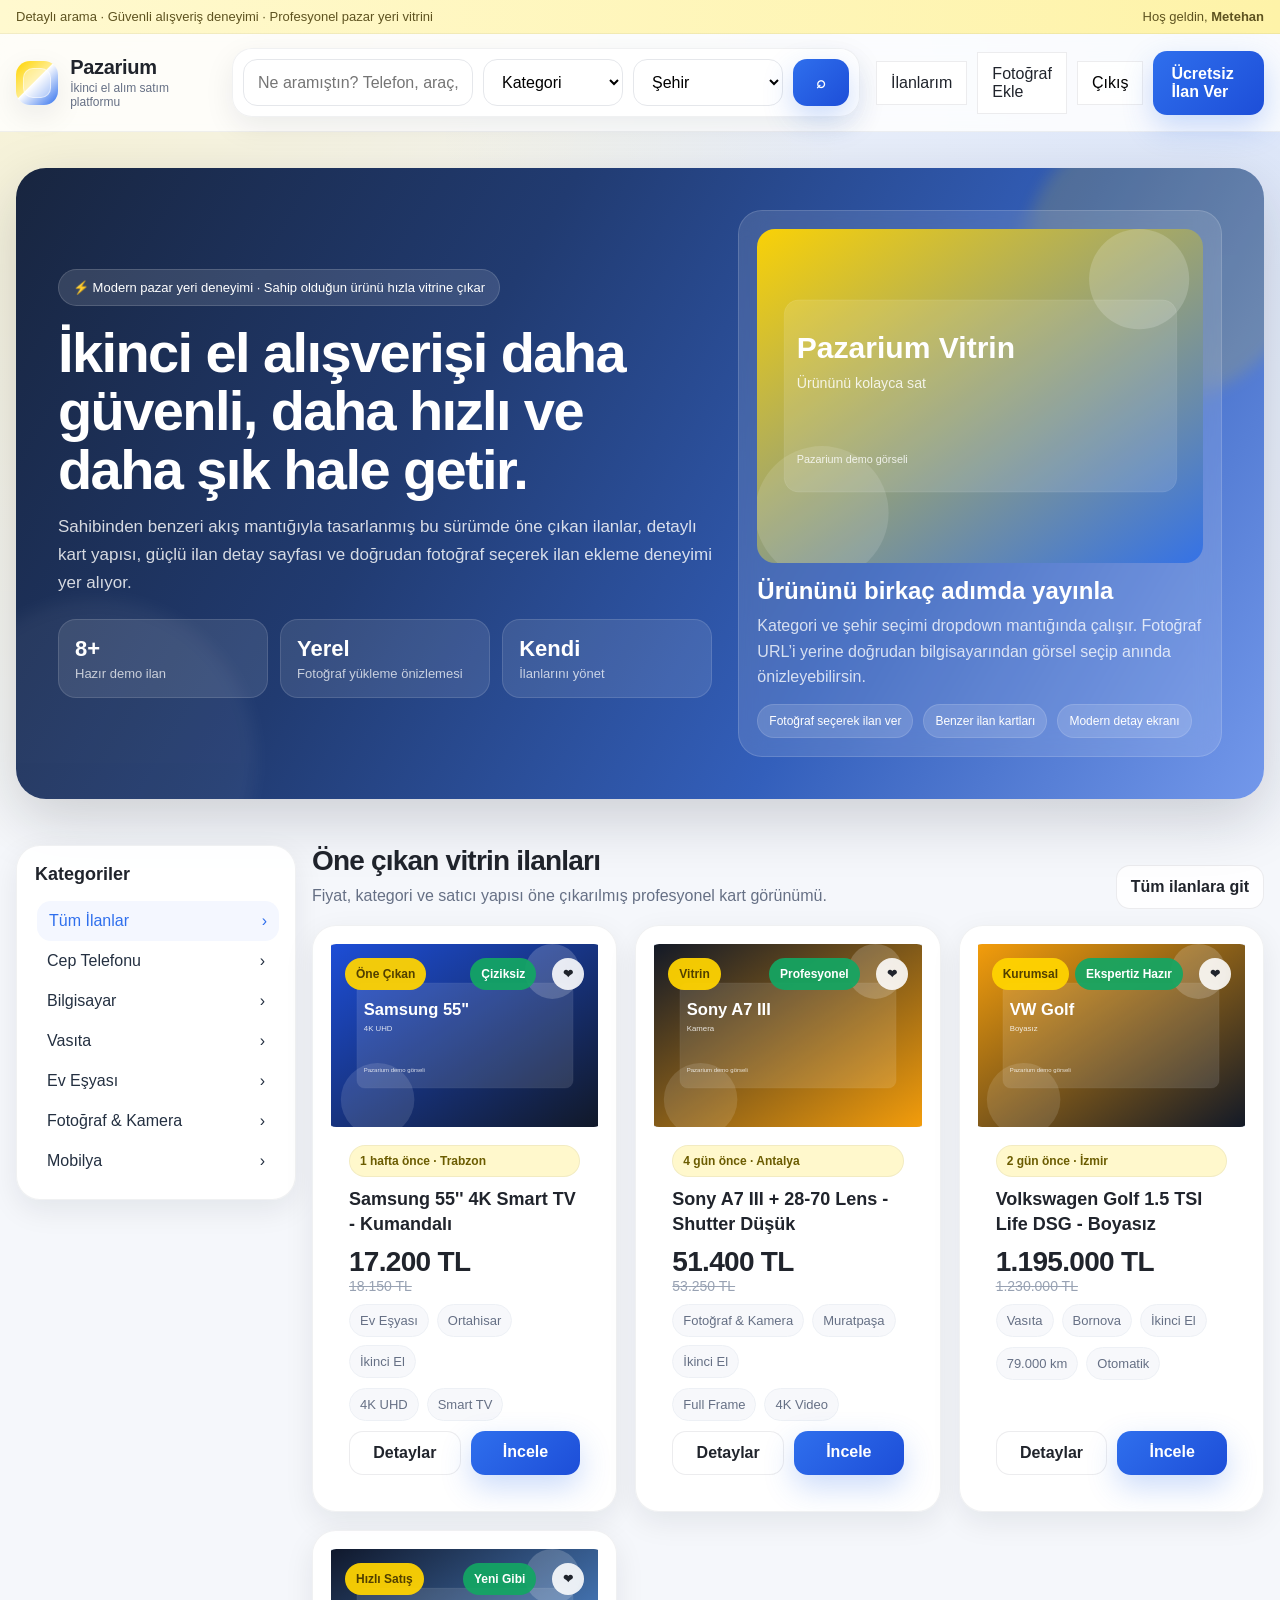
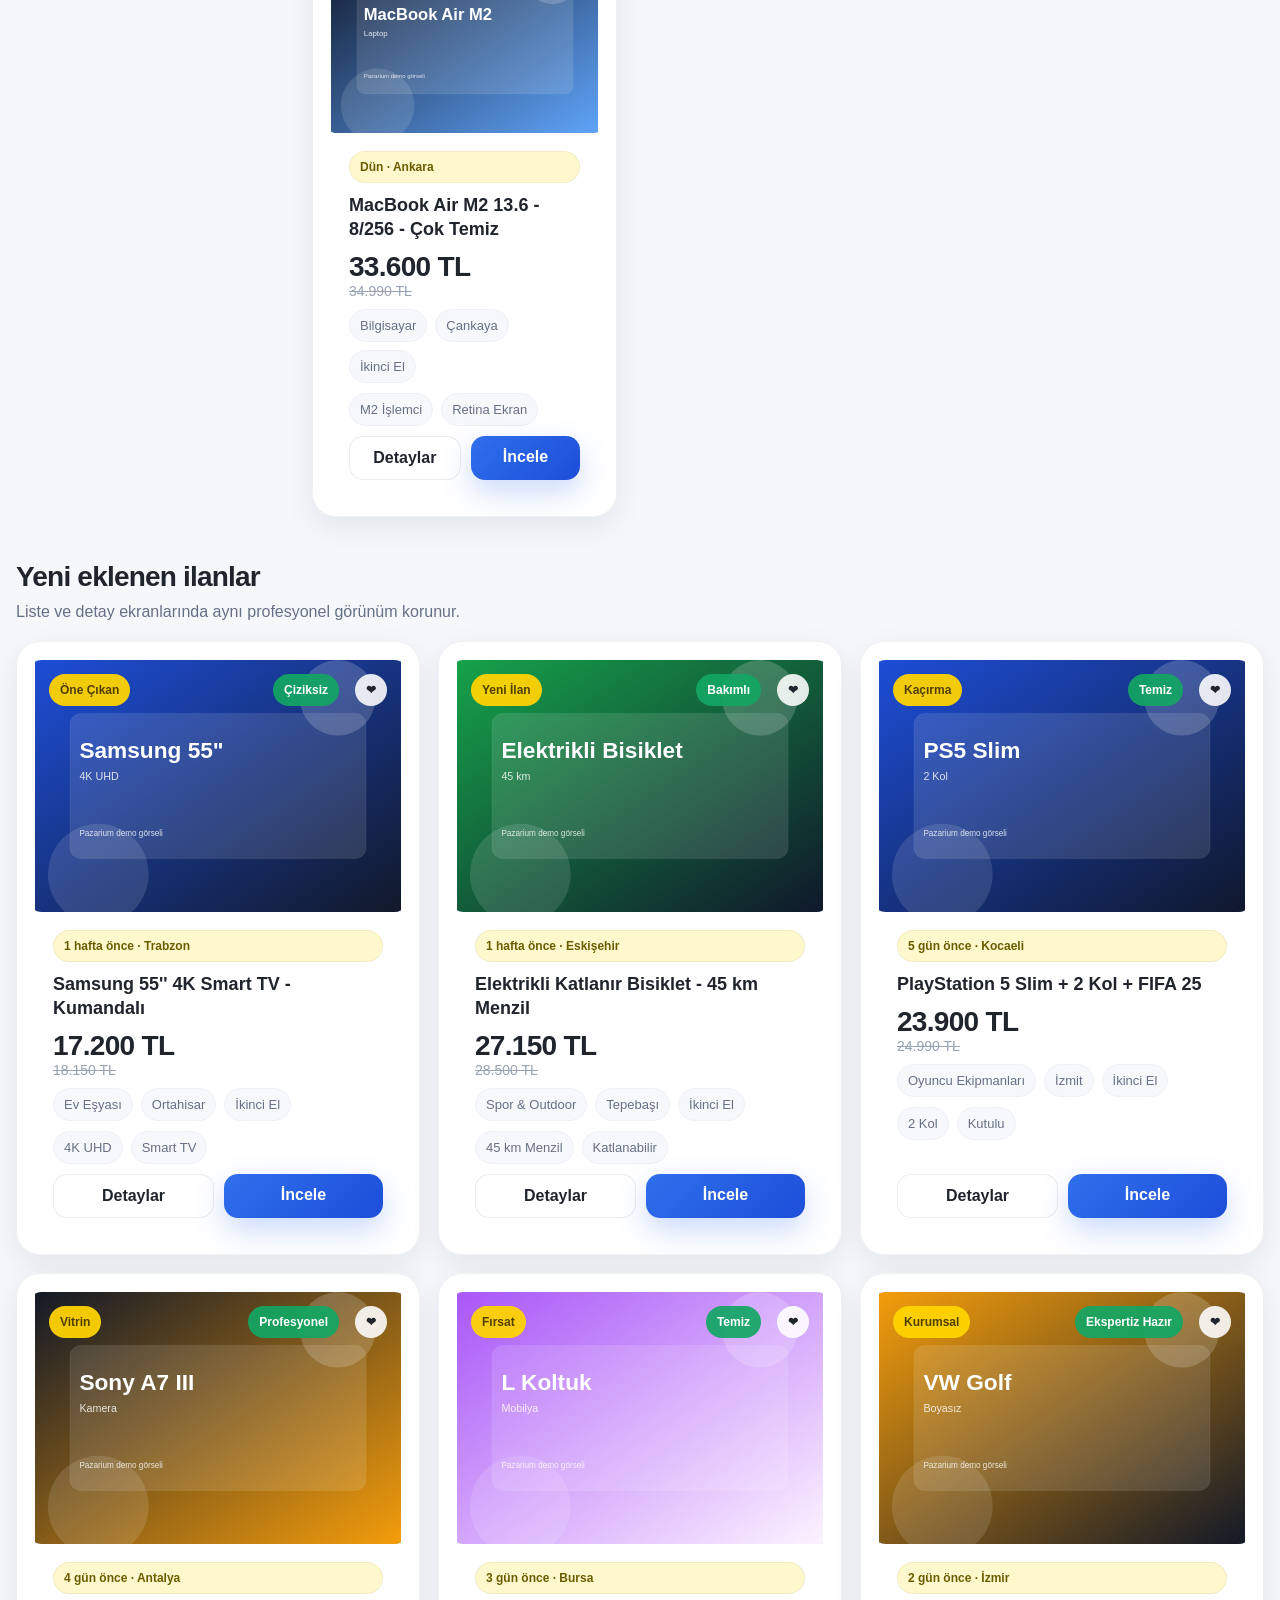
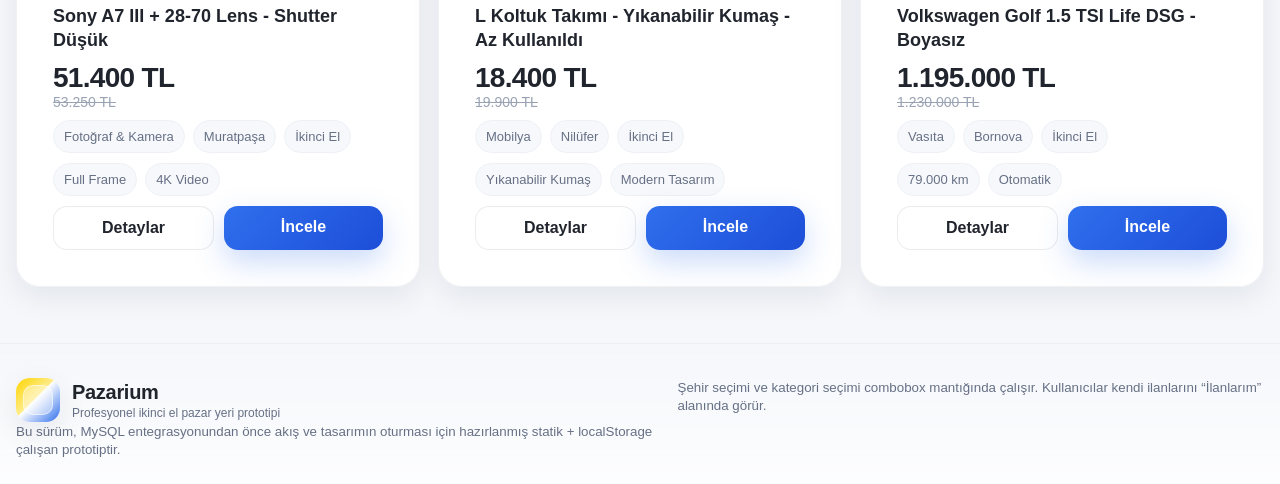
<file: frontend/index.html>
<!DOCTYPE html><html lang="tr"><head>
<meta charset="UTF-8"><meta name="viewport" content="width=device-width, initial-scale=1.0">
<title>Pazarium - İkinci El Alım Satım Platformu</title>
<link rel="stylesheet" href="css/style.css"></head><body>

<div class="topbar">
  <div class="container">
    <div>Detaylı arama · Güvenli alışveriş deneyimi · Profesyonel pazar yeri vitrini</div>
    <div>Hoş geldin, <strong data-current-user>Misafir</strong></div>
  </div>
</div>
<header class="main-header">
  <div class="container">
    <a class="brand" href="index.html">
      <div class="brand-logo"></div>
      <div>
        <div class="brand-title">Pazarium</div>
        <div class="brand-subtitle">İkinci el alım satım platformu</div>
      </div>
    </a>
    <form class="header-search" action="pages/listings.html">
      <input type="text" name="q" placeholder="Ne aramıştın? Telefon, araç, bilgisayar...">
      <select name="category" data-categories data-placeholder="Kategori"></select>
      <select name="city" data-cities data-placeholder="Şehir"></select>
      <button class="search-btn" aria-label="Ara">⌕</button>
    </form>
    <div class="header-actions" id="authArea" data-base=""></div>
  </div>
</header>

<section class="hero">
  <div class="container">
    <div class="hero-card">
      <div class="hero-inner">
        <div class="hero-copy">
          <span class="eyebrow">⚡ Modern pazar yeri deneyimi · Sahip olduğun ürünü hızla vitrine çıkar</span>
          <h1>İkinci el alışverişi daha güvenli, daha hızlı ve daha şık hale getir.</h1>
          <p>Sahibinden benzeri akış mantığıyla tasarlanmış bu sürümde öne çıkan ilanlar, detaylı kart yapısı, güçlü ilan detay sayfası ve doğrudan fotoğraf seçerek ilan ekleme deneyimi yer alıyor.</p>
          <div class="hero-stats">
            <div class="stat-card"><div class="stat-value">8+</div><div class="stat-label">Hazır demo ilan</div></div>
            <div class="stat-card"><div class="stat-value">Yerel</div><div class="stat-label">Fotoğraf yükleme önizlemesi</div></div>
            <div class="stat-card"><div class="stat-value">Kendi</div><div class="stat-label">İlanlarını yönet</div></div>
          </div>
        </div>
        <div class="hero-panel">
          <img src="assets/images/hero-market.svg" alt="Pazar yeri vitrini">
          <h3>Ürününü birkaç adımda yayınla</h3>
          <p>Kategori ve şehir seçimi dropdown mantığında çalışır. Fotoğraf URL’i yerine doğrudan bilgisayarından görsel seçip anında önizleyebilirsin.</p>
          <div class="badges">
            <span class="badge">Fotoğraf seçerek ilan ver</span>
            <span class="badge">Benzer ilan kartları</span>
            <span class="badge">Modern detay ekranı</span>
          </div>
        </div>
      </div>
    </div>
  </div>
</section>
<section class="section">
  <div class="container content-grid">
    <aside class="sidebar">
      <div class="sidebar-card">
        <h3>Kategoriler</h3>
        <nav class="category-list">
          <a class="active" href="pages/listings.html">Tüm İlanlar <span>›</span></a>
          <a href="pages/listings.html?category=telefon">Cep Telefonu <span>›</span></a><a href="pages/listings.html?category=bilgisayar">Bilgisayar <span>›</span></a><a href="pages/listings.html?category=vasita">Vasıta <span>›</span></a><a href="pages/listings.html?category=ev-esyasi">Ev Eşyası <span>›</span></a><a href="pages/listings.html?category=kamera">Fotoğraf & Kamera <span>›</span></a><a href="pages/listings.html?category=mobilya">Mobilya <span>›</span></a>
        </nav>
      </div>
    </aside>
    <main class="page-main">
      <div class="section-head">
        <div>
          <h2 class="section-title">Öne çıkan vitrin ilanları</h2>
          <p class="section-subtitle">Fiyat, kategori ve satıcı yapısı öne çıkarılmış profesyonel kart görünümü.</p>
        </div>
        <a class="outline-btn" href="pages/listings.html">Tüm ilanlara git</a>
      </div>
      <div id="featuredListings" class="grid-cards"></div>
    </main>
  </div>
</section>
<section class="section">
  <div class="container">
    <div class="section-head">
      <div>
        <h2 class="section-title">Yeni eklenen ilanlar</h2>
        <p class="section-subtitle">Liste ve detay ekranlarında aynı profesyonel görünüm korunur.</p>
      </div>
    </div>
    <div id="latestListings" class="grid-cards"></div>
  </div>
</section>

<footer class="footer">
  <div class="container footer-grid">
    <div>
      <div class="brand" style="min-width:auto">
        <div class="brand-logo"></div>
        <div>
          <div class="brand-title">Pazarium</div>
          <div class="brand-subtitle">Profesyonel ikinci el pazar yeri prototipi</div>
        </div>
      </div>
      <small>Bu sürüm, MySQL entegrasyonundan önce akış ve tasarımın oturması için hazırlanmış statik + localStorage çalışan prototiptir.</small>
    </div>
    <div>
      <small>Şehir seçimi ve kategori seçimi combobox mantığında çalışır. Kullanıcılar kendi ilanlarını “İlanlarım” alanında görür.</small>
    </div>
  </div>
</footer>

<script src="js/data.js"></script><script src="js/store.js"></script><script src="js/ui.js"></script><script src="js/main.js"></script>
</body></html>
</file>
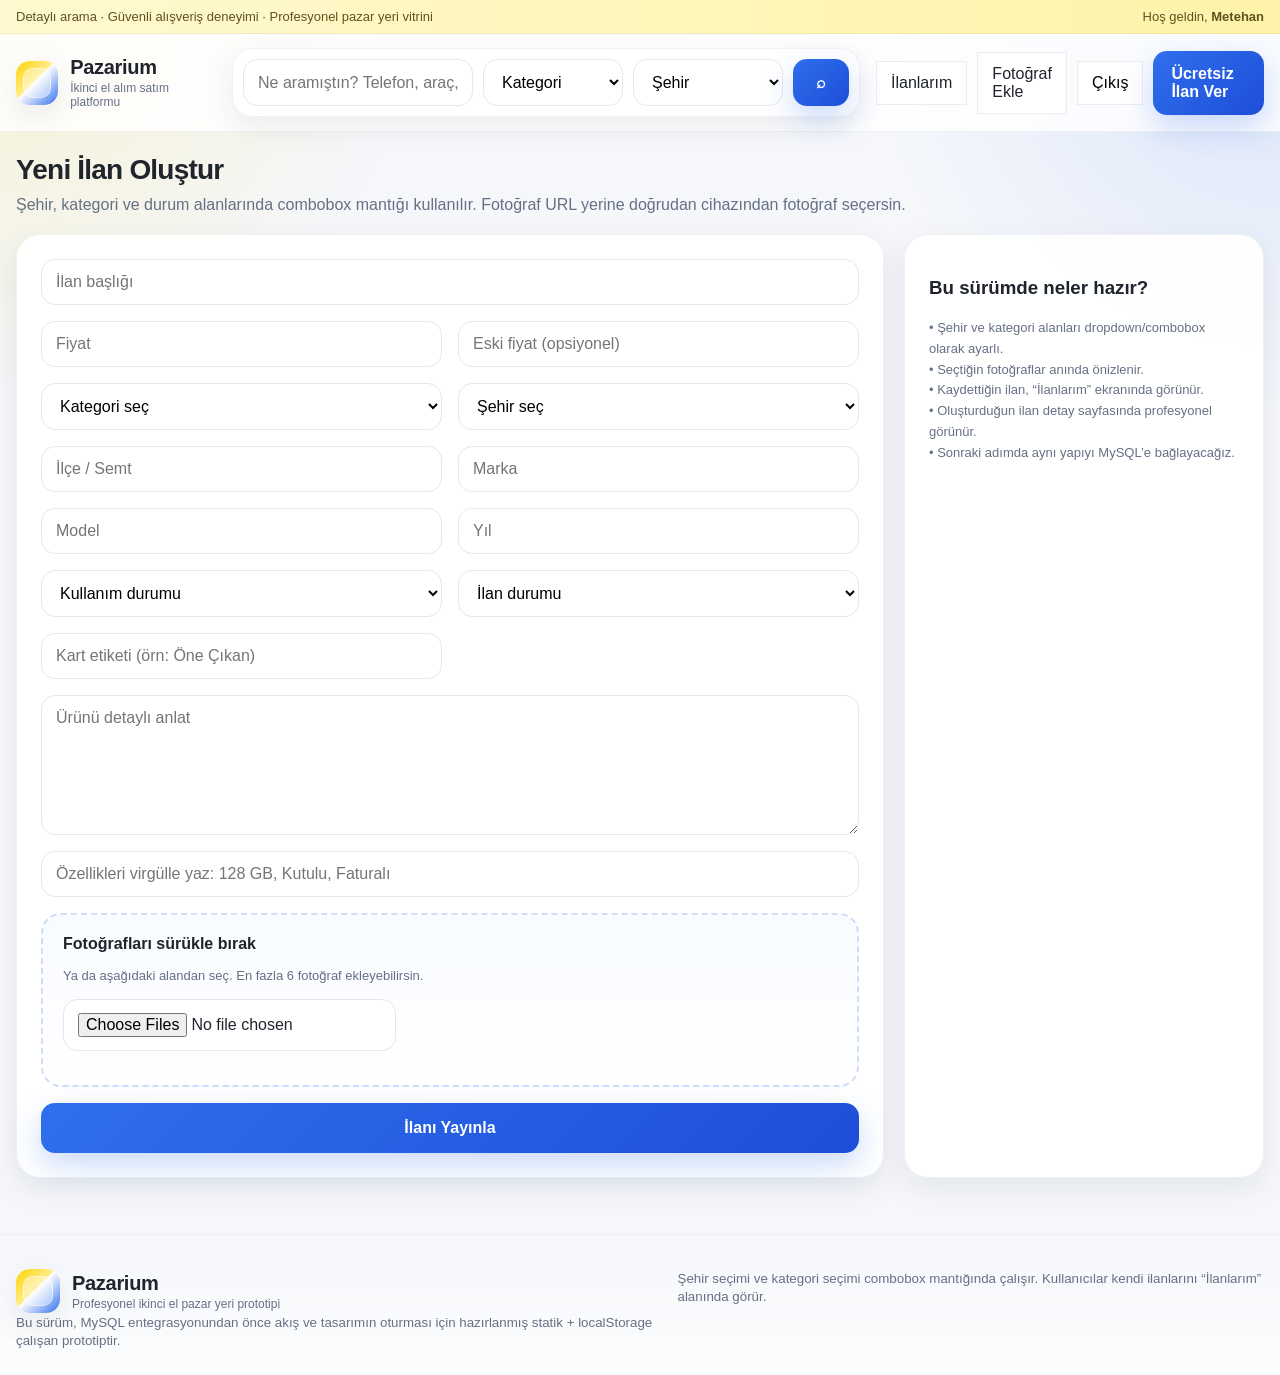
<file: frontend/pages/create-listing.html>
<!DOCTYPE html><html lang="tr"><head><meta charset="UTF-8"><meta name="viewport" content="width=device-width, initial-scale=1.0"><title>İlan Ver - Pazarium</title><link rel="stylesheet" href="../css/style.css"></head><body>

<div class="topbar">
  <div class="container">
    <div>Detaylı arama · Güvenli alışveriş deneyimi · Profesyonel pazar yeri vitrini</div>
    <div>Hoş geldin, <strong data-current-user>Misafir</strong></div>
  </div>
</div>
<header class="main-header">
  <div class="container">
    <a class="brand" href="../index.html">
      <div class="brand-logo"></div>
      <div>
        <div class="brand-title">Pazarium</div>
        <div class="brand-subtitle">İkinci el alım satım platformu</div>
      </div>
    </a>
    <form class="header-search" action="../pages/listings.html">
      <input type="text" name="q" placeholder="Ne aramıştın? Telefon, araç, bilgisayar...">
      <select name="category" data-categories data-placeholder="Kategori"></select>
      <select name="city" data-cities data-placeholder="Şehir"></select>
      <button class="search-btn" aria-label="Ara">⌕</button>
    </form>
    <div class="header-actions" id="authArea" data-base="../"></div>
  </div>
</header>

<section class="section"><div class="container"><div class="section-head"><div><h1 class="section-title">Yeni İlan Oluştur</h1><p class="section-subtitle">Şehir, kategori ve durum alanlarında combobox mantığı kullanılır. Fotoğraf URL yerine doğrudan cihazından fotoğraf seçersin.</p></div></div>
<div class="form-shell">
  <div class="surface form-card">
    <form id="listingForm" class="form-grid">
      <input class="full" id="title" type="text" placeholder="İlan başlığı" required>
      <input id="price" type="number" placeholder="Fiyat" required>
      <input id="oldPrice" type="number" placeholder="Eski fiyat (opsiyonel)">
      <select id="category" data-categories data-placeholder="Kategori seç" required></select>
      <select id="city" data-cities data-placeholder="Şehir seç" required></select>
      <input id="district" type="text" placeholder="İlçe / Semt" required>
      <input id="brand" type="text" placeholder="Marka" required>
      <input id="model" type="text" placeholder="Model" required>
      <input id="year" type="number" placeholder="Yıl" required>
      <select id="condition" required>
        <option value="">Kullanım durumu</option>
        <option>İkinci El</option><option>Sıfır Ayarında</option><option>Yeni Gibi</option>
      </select>
      <select id="status" required>
        <option value="">İlan durumu</option>
        <option>Yeni Gibi</option><option>Temiz</option><option>Bakımlı</option><option>Ekspertiz Hazır</option>
      </select>
      <input id="label" type="text" placeholder="Kart etiketi (örn: Öne Çıkan)">
      <textarea class="full" id="description" placeholder="Ürünü detaylı anlat" required></textarea>
      <input class="full" id="features" type="text" placeholder="Özellikleri virgülle yaz: 128 GB, Kutulu, Faturalı">
      <div class="full dropzone" id="dropzone">
        <strong>Fotoğrafları sürükle bırak</strong>
        <p class="hint">Ya da aşağıdaki alandan seç. En fazla 6 fotoğraf ekleyebilirsin.</p>
        <input id="images" type="file" accept="image/*" multiple>
        <div class="upload-grid" id="uploadPreview"></div>
      </div>
      <button class="primary-btn full" style="padding:16px 18px">İlanı Yayınla</button>
    </form>
  </div>
  <aside class="surface form-card">
    <h3>Bu sürümde neler hazır?</h3>
    <ul class="bullet-list hint">
      <li>• Şehir ve kategori alanları dropdown/combobox olarak ayarlı.</li>
      <li>• Seçtiğin fotoğraflar anında önizlenir.</li>
      <li>• Kaydettiğin ilan, “İlanlarım” ekranında görünür.</li>
      <li>• Oluşturduğun ilan detay sayfasında profesyonel görünür.</li>
      <li>• Sonraki adımda aynı yapıyı MySQL’e bağlayacağız.</li>
    </ul>
  </aside>
</div></div></section>

<footer class="footer">
  <div class="container footer-grid">
    <div>
      <div class="brand" style="min-width:auto">
        <div class="brand-logo"></div>
        <div>
          <div class="brand-title">Pazarium</div>
          <div class="brand-subtitle">Profesyonel ikinci el pazar yeri prototipi</div>
        </div>
      </div>
      <small>Bu sürüm, MySQL entegrasyonundan önce akış ve tasarımın oturması için hazırlanmış statik + localStorage çalışan prototiptir.</small>
    </div>
    <div>
      <small>Şehir seçimi ve kategori seçimi combobox mantığında çalışır. Kullanıcılar kendi ilanlarını “İlanlarım” alanında görür.</small>
    </div>
  </div>
</footer>

<script src="../js/data.js"></script><script src="../js/store.js"></script><script src="../js/ui.js"></script><script src="../js/create-listing.js"></script>
</body></html>
</file>
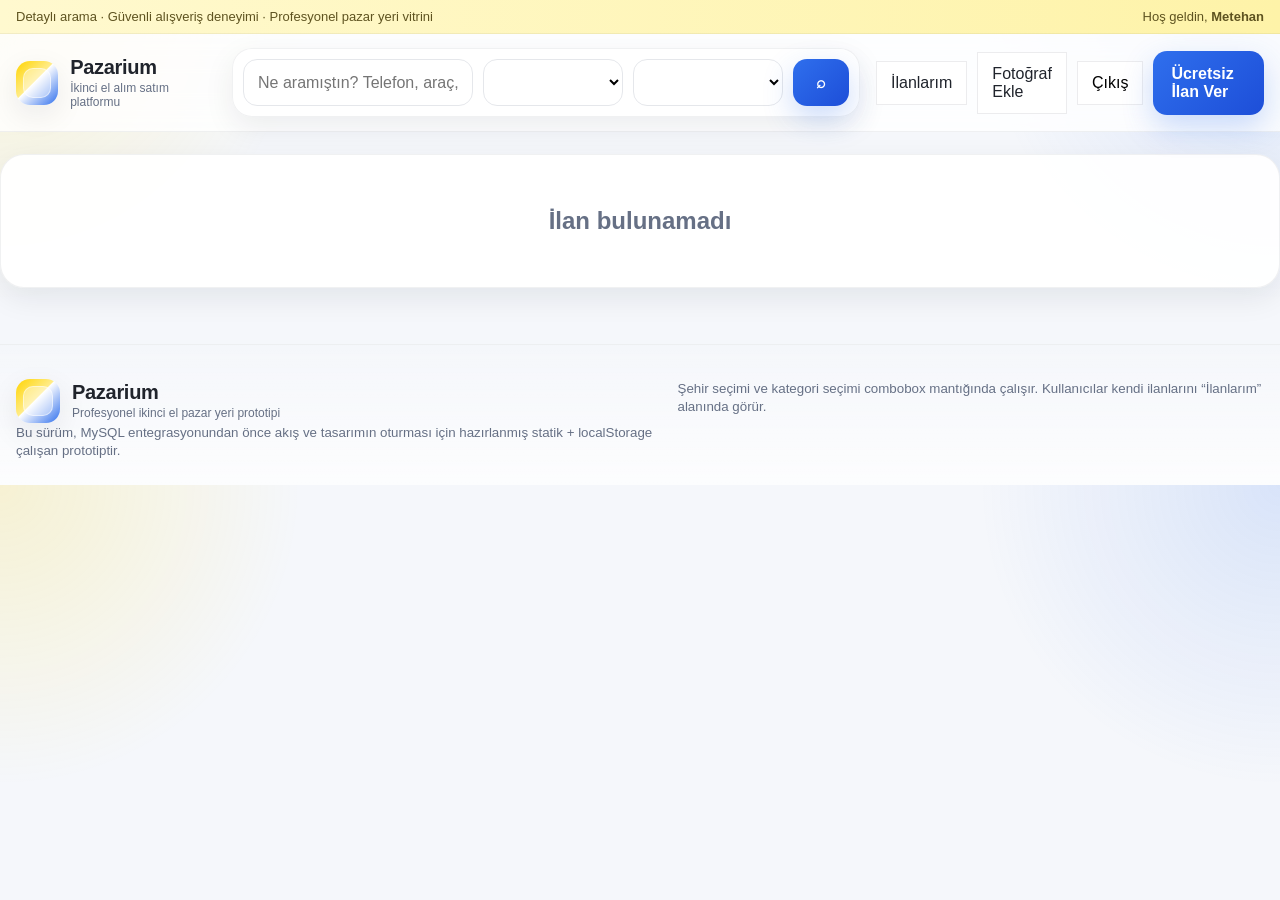
<file: frontend/pages/detail.html>
<!DOCTYPE html><html lang="tr"><head><meta charset="UTF-8"><meta name="viewport" content="width=device-width, initial-scale=1.0"><title>İlan Detayı - Pazarium</title><link rel="stylesheet" href="../css/style.css"></head><body>

<div class="topbar">
  <div class="container">
    <div>Detaylı arama · Güvenli alışveriş deneyimi · Profesyonel pazar yeri vitrini</div>
    <div>Hoş geldin, <strong data-current-user>Misafir</strong></div>
  </div>
</div>
<header class="main-header">
  <div class="container">
    <a class="brand" href="../index.html">
      <div class="brand-logo"></div>
      <div>
        <div class="brand-title">Pazarium</div>
        <div class="brand-subtitle">İkinci el alım satım platformu</div>
      </div>
    </a>
    <form class="header-search" action="../pages/listings.html">
      <input type="text" name="q" placeholder="Ne aramıştın? Telefon, araç, bilgisayar...">
      <select name="category" data-categories data-placeholder="Kategori"></select>
      <select name="city" data-cities data-placeholder="Şehir"></select>
      <button class="search-btn" aria-label="Ara">⌕</button>
    </form>
    <div class="header-actions" id="authArea" data-base="../"></div>
  </div>
</header>

<section class="section" id="detailRoot"><div class="container detail-layout">
  <main class="detail-main">
    <div class="detail-card">
      <ul class="breadcrumbs" id="breadcrumbs"></ul>
      <div class="gallery-main"><img id="mainImage" src="" alt="İlan görseli"><div class="gallery-nav"><button class="gallery-btn" id="prevImage">‹</button><button class="gallery-btn" id="nextImage">›</button></div></div>
      <div class="thumb-strip" id="thumbStrip"></div>
      <div class="detail-head">
        <div>
          <h1 class="detail-title" id="detailTitle"></h1>
          <div class="meta-row"><span class="meta-pill">Detaylı vitrinde gösterim</span><span class="meta-pill">Benzer ilan önerileri</span><span class="meta-pill">Profesyonel sunum</span></div>
        </div>
        <div class="detail-price" id="detailPrice"></div>
      </div>
      <div class="spec-grid" id="specGrid"></div>
      <h3>Açıklama</h3>
      <div class="description-box" id="detailDescription"></div>
      <h3 style="margin-top:20px">Öne çıkan özellikler</h3>
      <div class="meta-row" id="featureList"></div>
    </div>
    <div class="section-head" style="margin-top:20px"><div><h2 class="section-title" style="font-size:24px">Benzer ilanlar</h2><p class="section-subtitle">Aynı kategori içinde ilgini çekebilecek diğer seçenekler.</p></div></div>
    <div id="similarGrid" class="similar-grid"></div>
  </main>
  <aside class="seller-card" id="sellerCard"></aside>
</div></section>

<footer class="footer">
  <div class="container footer-grid">
    <div>
      <div class="brand" style="min-width:auto">
        <div class="brand-logo"></div>
        <div>
          <div class="brand-title">Pazarium</div>
          <div class="brand-subtitle">Profesyonel ikinci el pazar yeri prototipi</div>
        </div>
      </div>
      <small>Bu sürüm, MySQL entegrasyonundan önce akış ve tasarımın oturması için hazırlanmış statik + localStorage çalışan prototiptir.</small>
    </div>
    <div>
      <small>Şehir seçimi ve kategori seçimi combobox mantığında çalışır. Kullanıcılar kendi ilanlarını “İlanlarım” alanında görür.</small>
    </div>
  </div>
</footer>

<script src="../js/data.js"></script><script src="../js/store.js"></script><script src="../js/ui.js"></script><script src="../js/detail.js"></script>
</body></html>
</file>
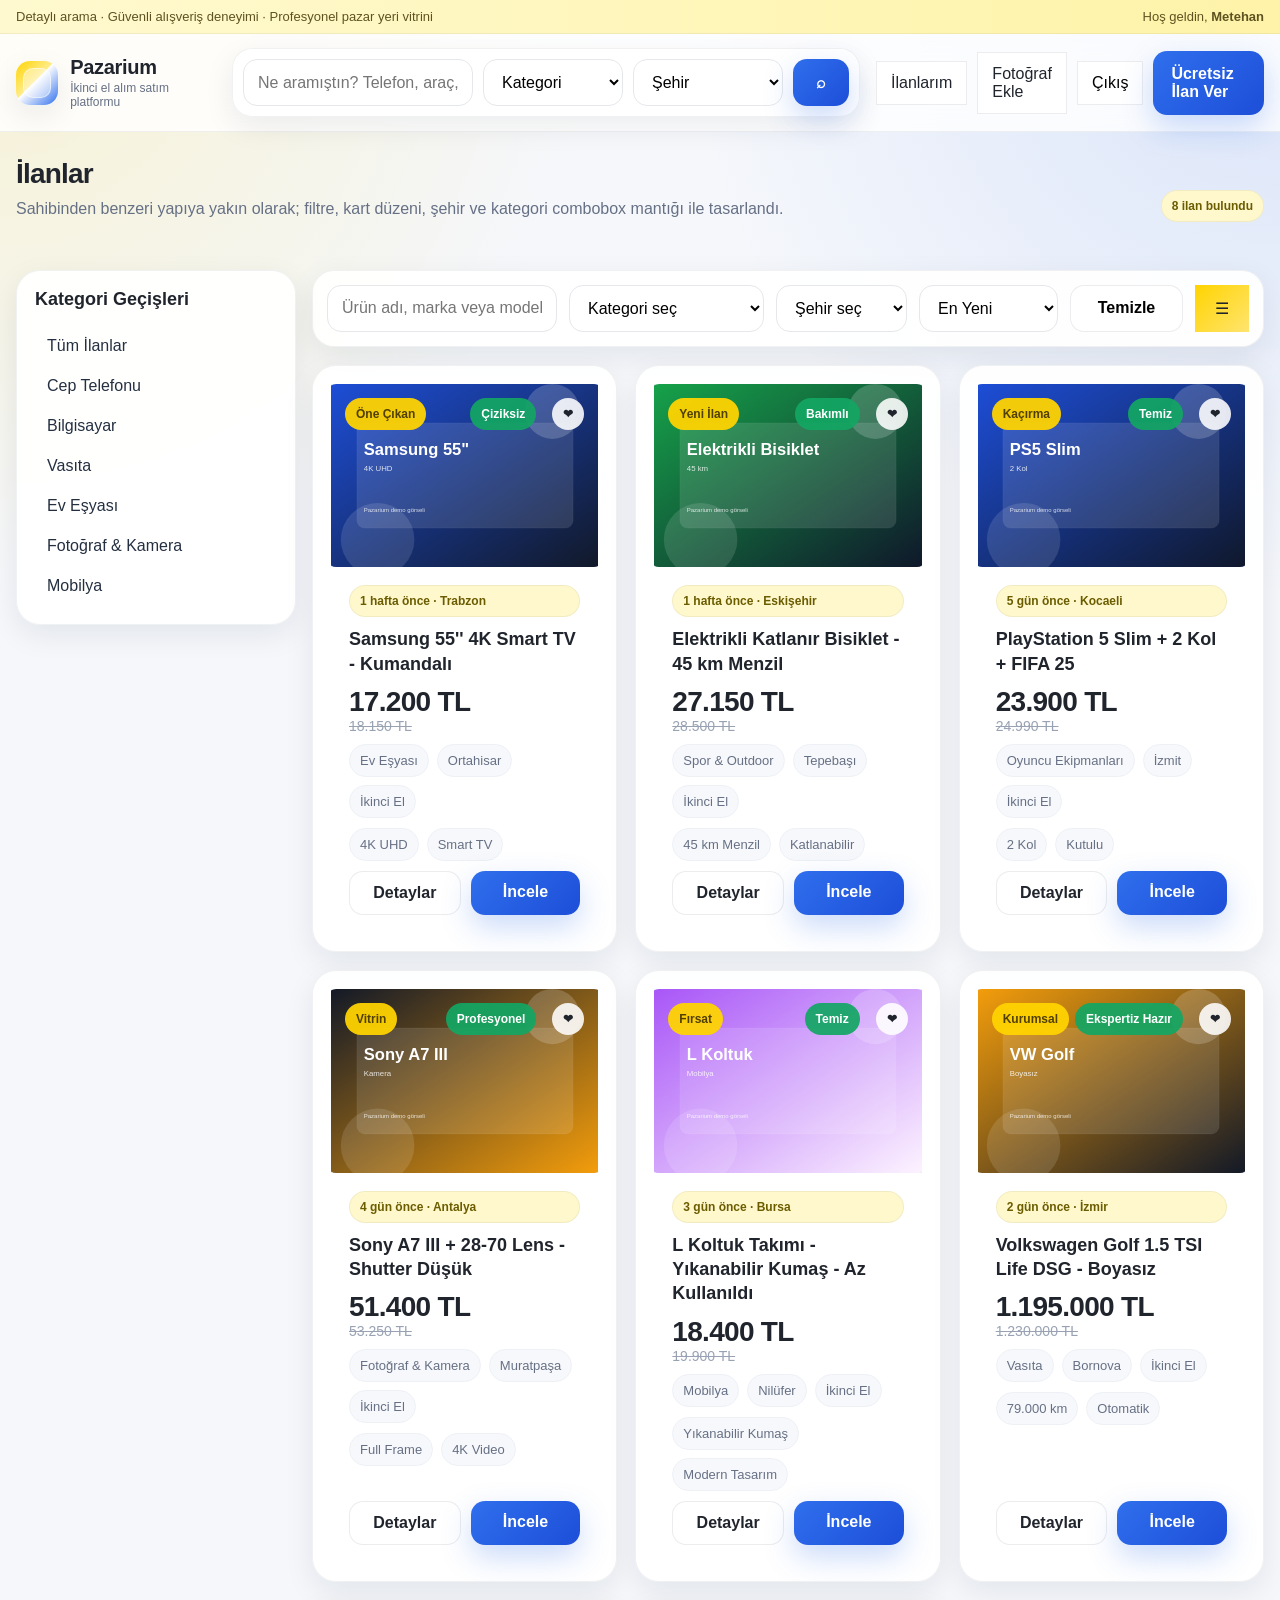
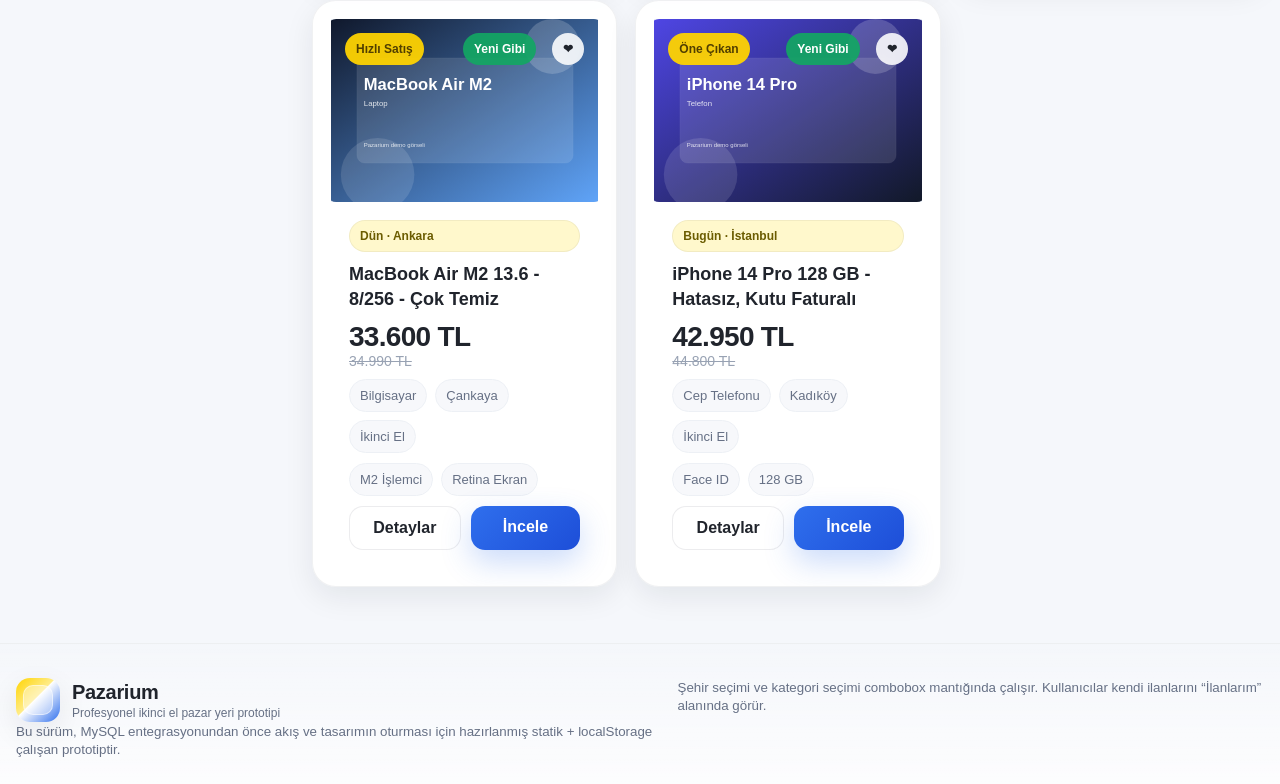
<file: frontend/pages/listings.html>
<!DOCTYPE html><html lang="tr"><head><meta charset="UTF-8"><meta name="viewport" content="width=device-width, initial-scale=1.0"><title>İlanlar - Pazarium</title><link rel="stylesheet" href="../css/style.css"></head><body>

<div class="topbar">
  <div class="container">
    <div>Detaylı arama · Güvenli alışveriş deneyimi · Profesyonel pazar yeri vitrini</div>
    <div>Hoş geldin, <strong data-current-user>Misafir</strong></div>
  </div>
</div>
<header class="main-header">
  <div class="container">
    <a class="brand" href="../index.html">
      <div class="brand-logo"></div>
      <div>
        <div class="brand-title">Pazarium</div>
        <div class="brand-subtitle">İkinci el alım satım platformu</div>
      </div>
    </a>
    <form class="header-search" action="../pages/listings.html">
      <input type="text" name="q" placeholder="Ne aramıştın? Telefon, araç, bilgisayar...">
      <select name="category" data-categories data-placeholder="Kategori"></select>
      <select name="city" data-cities data-placeholder="Şehir"></select>
      <button class="search-btn" aria-label="Ara">⌕</button>
    </form>
    <div class="header-actions" id="authArea" data-base="../"></div>
  </div>
</header>

<section class="page-hero"><div class="container"><div class="section-head"><div><h1 class="section-title">İlanlar</h1><p class="section-subtitle">Sahibinden benzeri yapıya yakın olarak; filtre, kart düzeni, şehir ve kategori combobox mantığı ile tasarlandı.</p></div><div class="ribbon-note" id="listingCount"></div></div></div></section>
<section class="section"><div class="container page-grid">
  <aside class="sidebar"><div class="sidebar-card"><h3>Kategori Geçişleri</h3><nav class="category-list">
    <a href="listings.html">Tüm İlanlar</a>
    <a href="listings.html?category=telefon">Cep Telefonu</a>
    <a href="listings.html?category=bilgisayar">Bilgisayar</a>
    <a href="listings.html?category=vasita">Vasıta</a>
    <a href="listings.html?category=ev-esyasi">Ev Eşyası</a>
    <a href="listings.html?category=kamera">Fotoğraf & Kamera</a>
    <a href="listings.html?category=mobilya">Mobilya</a>
  </nav></div></aside>
  <main class="page-main">
    <div class="filter-bar">
      <input id="filterQuery" type="text" placeholder="Ürün adı, marka veya model ara">
      <select id="filterCategory" data-categories data-placeholder="Kategori seç"></select>
      <select id="filterCity" data-cities data-placeholder="Şehir seç"></select>
      <select id="filterSort"><option value="newest">En Yeni</option><option value="priceAsc">Fiyat Artan</option><option value="priceDesc">Fiyat Azalan</option></select>
      <button class="outline-btn" id="clearFilters">Temizle</button>
      <div class="filter-icon">☰</div>
    </div>
    <div id="listingGrid" class="grid-cards"></div>
  </main>
</div></section>

<footer class="footer">
  <div class="container footer-grid">
    <div>
      <div class="brand" style="min-width:auto">
        <div class="brand-logo"></div>
        <div>
          <div class="brand-title">Pazarium</div>
          <div class="brand-subtitle">Profesyonel ikinci el pazar yeri prototipi</div>
        </div>
      </div>
      <small>Bu sürüm, MySQL entegrasyonundan önce akış ve tasarımın oturması için hazırlanmış statik + localStorage çalışan prototiptir.</small>
    </div>
    <div>
      <small>Şehir seçimi ve kategori seçimi combobox mantığında çalışır. Kullanıcılar kendi ilanlarını “İlanlarım” alanında görür.</small>
    </div>
  </div>
</footer>

<script src="../js/data.js"></script><script src="../js/store.js"></script><script src="../js/ui.js"></script><script src="../js/listings.js"></script>
</body></html>
</file>
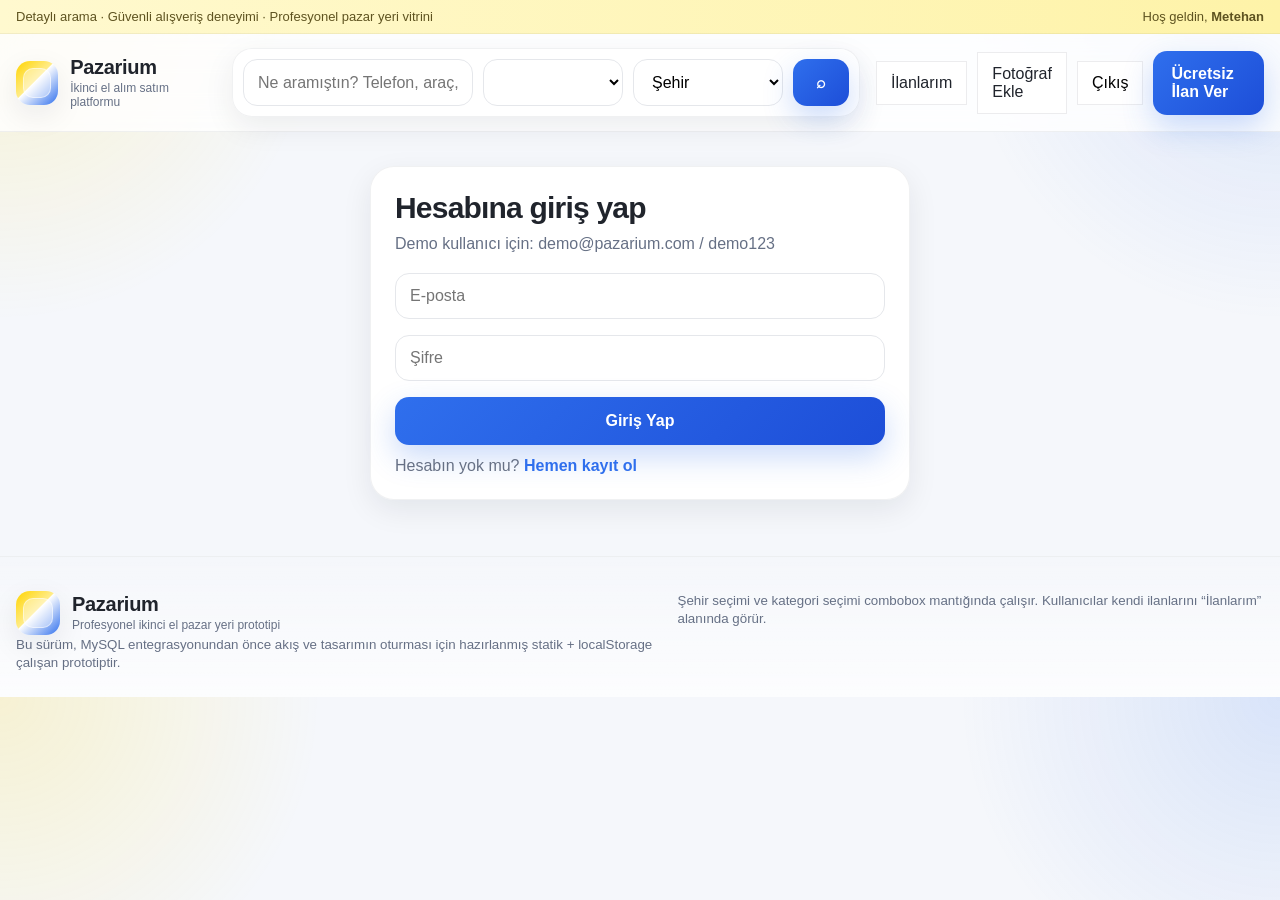
<file: frontend/pages/login.html>
<!DOCTYPE html><html lang="tr"><head><meta charset="UTF-8"><meta name="viewport" content="width=device-width, initial-scale=1.0"><title>Giriş Yap - Pazarium</title><link rel="stylesheet" href="../css/style.css"></head><body>

<div class="topbar">
  <div class="container">
    <div>Detaylı arama · Güvenli alışveriş deneyimi · Profesyonel pazar yeri vitrini</div>
    <div>Hoş geldin, <strong data-current-user>Misafir</strong></div>
  </div>
</div>
<header class="main-header">
  <div class="container">
    <a class="brand" href="../index.html">
      <div class="brand-logo"></div>
      <div>
        <div class="brand-title">Pazarium</div>
        <div class="brand-subtitle">İkinci el alım satım platformu</div>
      </div>
    </a>
    <form class="header-search" action="../pages/listings.html">
      <input type="text" name="q" placeholder="Ne aramıştın? Telefon, araç, bilgisayar...">
      <select name="category" data-categories data-placeholder="Kategori"></select>
      <select name="city" data-cities data-placeholder="Şehir"></select>
      <button class="search-btn" aria-label="Ara">⌕</button>
    </form>
    <div class="header-actions" id="authArea" data-base="../"></div>
  </div>
</header>

<section class="section"><div class="container"><div class="surface auth-card"><h1 class="section-title" style="font-size:30px">Hesabına giriş yap</h1><p class="section-subtitle">Demo kullanıcı için: demo@pazarium.com / demo123</p>
<form id="loginForm" class="form-grid" style="margin-top:16px">
<input class="full" id="loginEmail" type="email" placeholder="E-posta" required>
<input class="full" id="loginPassword" type="password" placeholder="Şifre" required>
<button class="primary-btn full" style="padding:15px 16px">Giriş Yap</button>
</form><div class="auth-switch">Hesabın yok mu? <a href="register.html" style="color:var(--blue);font-weight:700">Hemen kayıt ol</a></div></div></div></section>

<footer class="footer">
  <div class="container footer-grid">
    <div>
      <div class="brand" style="min-width:auto">
        <div class="brand-logo"></div>
        <div>
          <div class="brand-title">Pazarium</div>
          <div class="brand-subtitle">Profesyonel ikinci el pazar yeri prototipi</div>
        </div>
      </div>
      <small>Bu sürüm, MySQL entegrasyonundan önce akış ve tasarımın oturması için hazırlanmış statik + localStorage çalışan prototiptir.</small>
    </div>
    <div>
      <small>Şehir seçimi ve kategori seçimi combobox mantığında çalışır. Kullanıcılar kendi ilanlarını “İlanlarım” alanında görür.</small>
    </div>
  </div>
</footer>

<script src="../js/data.js"></script><script src="../js/store.js"></script><script src="../js/ui.js"></script><script src="../js/auth.js"></script>
</body></html>
</file>
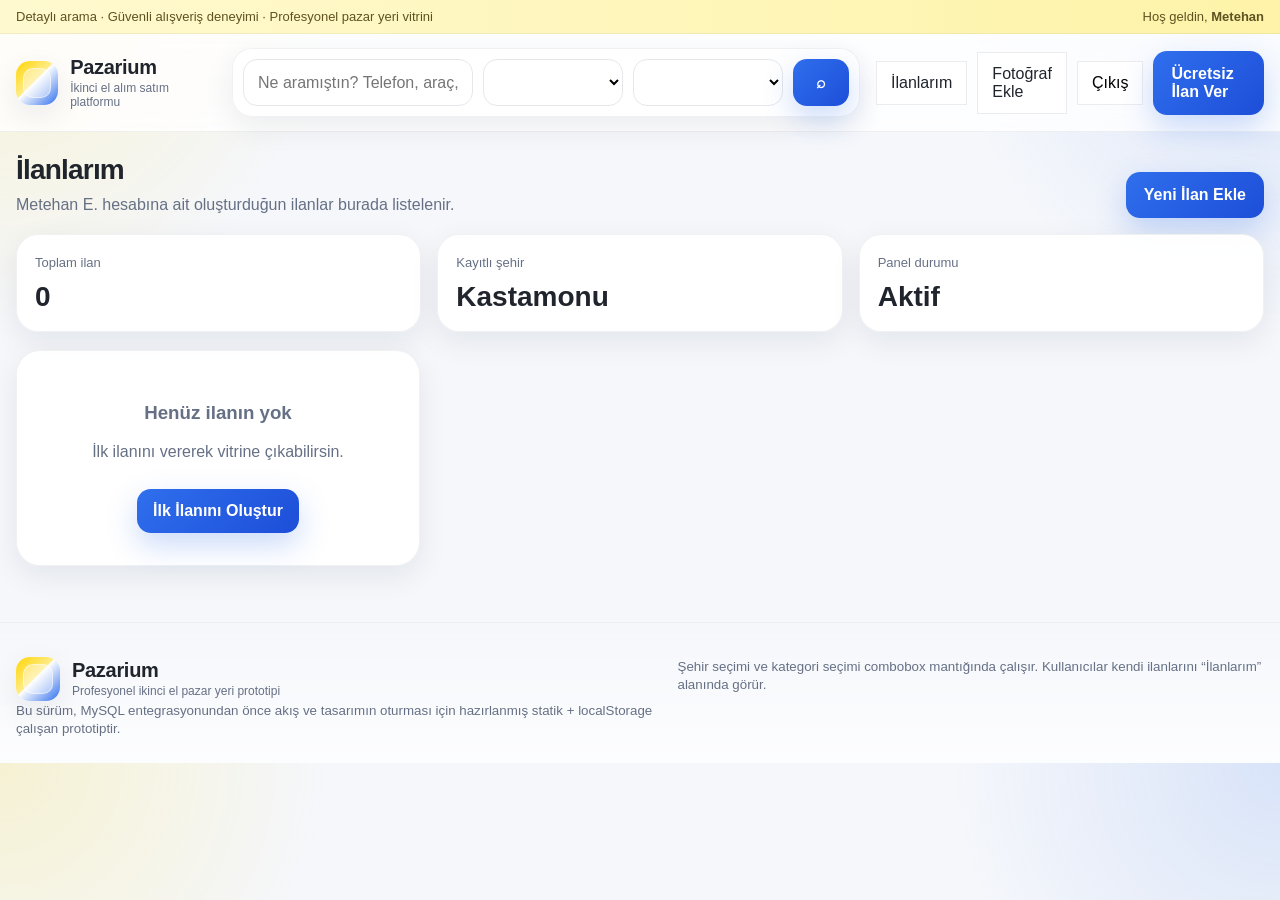
<file: frontend/pages/my-listings.html>
<!DOCTYPE html><html lang="tr"><head><meta charset="UTF-8"><meta name="viewport" content="width=device-width, initial-scale=1.0"><title>İlanlarım - Pazarium</title><link rel="stylesheet" href="../css/style.css"></head><body>

<div class="topbar">
  <div class="container">
    <div>Detaylı arama · Güvenli alışveriş deneyimi · Profesyonel pazar yeri vitrini</div>
    <div>Hoş geldin, <strong data-current-user>Misafir</strong></div>
  </div>
</div>
<header class="main-header">
  <div class="container">
    <a class="brand" href="../index.html">
      <div class="brand-logo"></div>
      <div>
        <div class="brand-title">Pazarium</div>
        <div class="brand-subtitle">İkinci el alım satım platformu</div>
      </div>
    </a>
    <form class="header-search" action="../pages/listings.html">
      <input type="text" name="q" placeholder="Ne aramıştın? Telefon, araç, bilgisayar...">
      <select name="category" data-categories data-placeholder="Kategori"></select>
      <select name="city" data-cities data-placeholder="Şehir"></select>
      <button class="search-btn" aria-label="Ara">⌕</button>
    </form>
    <div class="header-actions" id="authArea" data-base="../"></div>
  </div>
</header>

<section class="section"><div class="container">
  <div class="section-head"><div><h1 class="section-title">İlanlarım</h1><p class="section-subtitle"><span id="welcomeUser"></span> hesabına ait oluşturduğun ilanlar burada listelenir.</p></div><a class="primary-btn" href="create-listing.html">Yeni İlan Ekle</a></div>
  <div class="account-summary">
    <div class="summary-tile"><div class="hint">Toplam ilan</div><div class="value" id="myCount">0</div></div>
    <div class="summary-tile"><div class="hint">Kayıtlı şehir</div><div class="value" id="myCity">-</div></div>
    <div class="summary-tile"><div class="hint">Panel durumu</div><div class="value">Aktif</div></div>
  </div>
  <div id="myListingsGrid" class="grid-cards"></div>
</div></section>

<footer class="footer">
  <div class="container footer-grid">
    <div>
      <div class="brand" style="min-width:auto">
        <div class="brand-logo"></div>
        <div>
          <div class="brand-title">Pazarium</div>
          <div class="brand-subtitle">Profesyonel ikinci el pazar yeri prototipi</div>
        </div>
      </div>
      <small>Bu sürüm, MySQL entegrasyonundan önce akış ve tasarımın oturması için hazırlanmış statik + localStorage çalışan prototiptir.</small>
    </div>
    <div>
      <small>Şehir seçimi ve kategori seçimi combobox mantığında çalışır. Kullanıcılar kendi ilanlarını “İlanlarım” alanında görür.</small>
    </div>
  </div>
</footer>

<script src="../js/data.js"></script><script src="../js/store.js"></script><script src="../js/ui.js"></script><script src="../js/my-listings.js"></script>
</body></html>
</file>
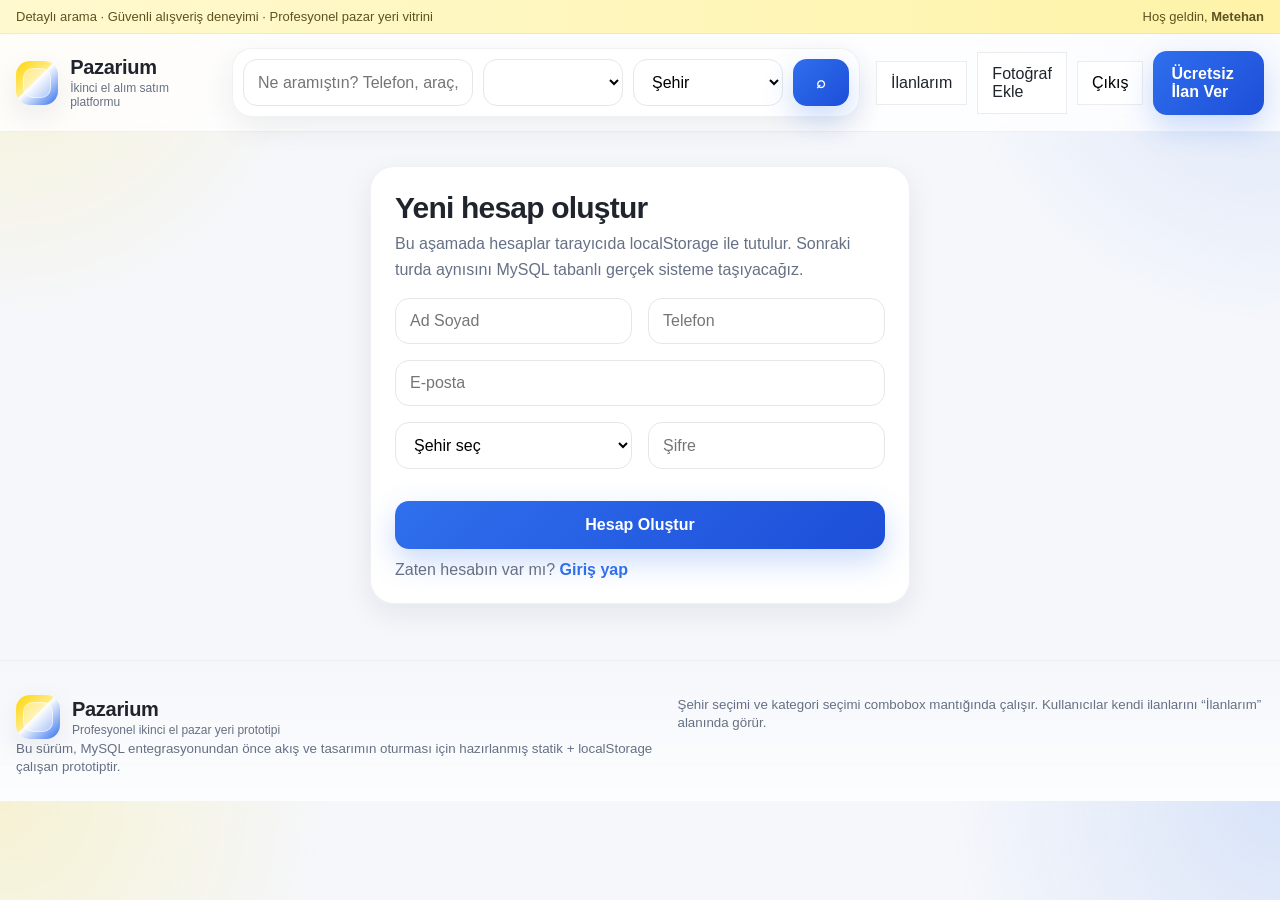
<file: frontend/pages/register.html>
<!DOCTYPE html><html lang="tr"><head><meta charset="UTF-8"><meta name="viewport" content="width=device-width, initial-scale=1.0"><title>Kayıt Ol - Pazarium</title><link rel="stylesheet" href="../css/style.css"></head><body>

<div class="topbar">
  <div class="container">
    <div>Detaylı arama · Güvenli alışveriş deneyimi · Profesyonel pazar yeri vitrini</div>
    <div>Hoş geldin, <strong data-current-user>Misafir</strong></div>
  </div>
</div>
<header class="main-header">
  <div class="container">
    <a class="brand" href="../index.html">
      <div class="brand-logo"></div>
      <div>
        <div class="brand-title">Pazarium</div>
        <div class="brand-subtitle">İkinci el alım satım platformu</div>
      </div>
    </a>
    <form class="header-search" action="../pages/listings.html">
      <input type="text" name="q" placeholder="Ne aramıştın? Telefon, araç, bilgisayar...">
      <select name="category" data-categories data-placeholder="Kategori"></select>
      <select name="city" data-cities data-placeholder="Şehir"></select>
      <button class="search-btn" aria-label="Ara">⌕</button>
    </form>
    <div class="header-actions" id="authArea" data-base="../"></div>
  </div>
</header>

<section class="section"><div class="container"><div class="surface auth-card"><h1 class="section-title" style="font-size:30px">Yeni hesap oluştur</h1><p class="section-subtitle">Bu aşamada hesaplar tarayıcıda localStorage ile tutulur. Sonraki turda aynısını MySQL tabanlı gerçek sisteme taşıyacağız.</p>
<form id="registerForm" class="form-grid" style="margin-top:16px">
<input id="fullName" type="text" placeholder="Ad Soyad" required>
<input id="phone" type="text" placeholder="Telefon" required>
<input class="full" id="registerEmail" type="email" placeholder="E-posta" required>
<select id="city" data-cities data-placeholder="Şehir seç" required></select>
<input id="registerPassword" type="password" placeholder="Şifre" required>
<div></div>
<button class="primary-btn full" style="padding:15px 16px">Hesap Oluştur</button>
</form><div class="auth-switch">Zaten hesabın var mı? <a href="login.html" style="color:var(--blue);font-weight:700">Giriş yap</a></div></div></div></section>

<footer class="footer">
  <div class="container footer-grid">
    <div>
      <div class="brand" style="min-width:auto">
        <div class="brand-logo"></div>
        <div>
          <div class="brand-title">Pazarium</div>
          <div class="brand-subtitle">Profesyonel ikinci el pazar yeri prototipi</div>
        </div>
      </div>
      <small>Bu sürüm, MySQL entegrasyonundan önce akış ve tasarımın oturması için hazırlanmış statik + localStorage çalışan prototiptir.</small>
    </div>
    <div>
      <small>Şehir seçimi ve kategori seçimi combobox mantığında çalışır. Kullanıcılar kendi ilanlarını “İlanlarım” alanında görür.</small>
    </div>
  </div>
</footer>

<script src="../js/data.js"></script><script src="../js/store.js"></script><script src="../js/ui.js"></script><script src="../js/auth.js"></script>
</body></html>
</file>
<file: frontend/css/style.css>
:root {
  --yellow: #ffd400;
  --yellow-dark: #f2c300;
  --blue: #2f6fed;
  --blue-deep: #1d4ed8;
  --text: #20242c;
  --muted: #667085;
  --line: #e5e7eb;
  --bg: #f5f7fb;
  --card: #ffffff;
  --success: #13a663;
  --danger: #da3a32;
  --shadow: 0 10px 30px rgba(16, 24, 40, 0.08);
  --radius: 18px;
}
* { box-sizing: border-box; }
html { scroll-behavior: smooth; }
body {
  margin: 0;
  font-family: Inter, Arial, Helvetica, sans-serif;
  color: var(--text);
  background:
    radial-gradient(circle at top right, rgba(47,111,237,.14), transparent 22%),
    radial-gradient(circle at top left, rgba(255,212,0,.16), transparent 22%),
    var(--bg);
}
a { color: inherit; text-decoration: none; }
img { max-width: 100%; display: block; }
button, input, select, textarea { font: inherit; }
.container { width: min(1280px, calc(100% - 32px)); margin: 0 auto; }
.topbar {
  background: linear-gradient(90deg, #fff9cf, #fef3a8);
  border-bottom: 1px solid rgba(0,0,0,.05);
  padding: 9px 0;
  font-size: 13px;
  color: #5e5320;
}
.topbar .container, .main-header .container, .hero-search, .content-grid, .page-grid, .detail-layout, .footer-grid, .account-summary {
  display: flex;
  gap: 16px;
}
.topbar .container { justify-content: space-between; align-items: center; }
.main-header {
  position: sticky; top: 0; z-index: 20;
  backdrop-filter: blur(16px);
  background: rgba(255,255,255,.82);
  border-bottom: 1px solid rgba(15,23,42,.06);
}
.main-header .container { align-items: center; padding: 14px 0; }
.brand {
  display: flex; align-items: center; gap: 12px; min-width: 200px;
}
.brand-logo {
  width: 44px; height: 44px; border-radius: 14px;
  background: linear-gradient(135deg, var(--yellow), #ffec8a 45%, white 46%, var(--blue) 100%);
  box-shadow: var(--shadow);
  position: relative;
  overflow: hidden;
}
.brand-logo::after {
  content: ""; position: absolute; inset: 7px; border-radius: 10px;
  background: rgba(255,255,255,.38); border: 1px solid rgba(255,255,255,.5);
}
.brand-title { font-weight: 800; font-size: 20px; letter-spacing: -.3px; }
.brand-subtitle { color: var(--muted); font-size: 12px; margin-top: 2px; }
.header-search {
  flex: 1; display: grid; grid-template-columns: 1fr 140px 150px 56px; gap: 10px;
  background: rgba(255,255,255,.92); border: 1px solid rgba(15,23,42,.06);
  padding: 10px; border-radius: 20px; box-shadow: var(--shadow);
}
.input-like, .header-search input, .header-search select, .filter-bar input, .filter-bar select, .form-grid input, .form-grid textarea, .form-grid select {
  border: 1px solid var(--line);
  background: #fff;
  border-radius: 14px;
  padding: 13px 14px;
  transition: .2s ease;
}
.header-search input:focus, .header-search select:focus, .filter-bar input:focus, .filter-bar select:focus, .form-grid input:focus, .form-grid textarea:focus, .form-grid select:focus {
  outline: none; border-color: rgba(47,111,237,.45); box-shadow: 0 0 0 4px rgba(47,111,237,.12);
}
.search-btn, .primary-btn, .ghost-btn, .outline-btn, .pill-btn {
  border: none; cursor: pointer; border-radius: 14px; font-weight: 700; transition: .22s ease;
}
.search-btn, .primary-btn {
  background: linear-gradient(135deg, var(--blue), var(--blue-deep)); color: #fff;
  box-shadow: 0 12px 30px rgba(47,111,237,.25);
}
.search-btn:hover, .primary-btn:hover { transform: translateY(-2px); }
.header-actions { display: flex; gap: 10px; align-items: center; }
.header-link, .outline-btn, .ghost-btn {
  padding: 12px 14px; border: 1px solid rgba(15,23,42,.08); background: rgba(255,255,255,.85);
}
.primary-btn { padding: 14px 18px; }
.pill-btn {
  padding: 11px 14px; background: linear-gradient(90deg, #fff, #f9fafb);
  border: 1px solid rgba(15,23,42,.06);
}
.hero {
  padding: 36px 0 24px;
}
.hero-card {
  position: relative; overflow: hidden; border-radius: 30px; min-height: 420px;
  background: linear-gradient(120deg, #18253f 0%, #213b71 35%, #335fbb 68%, #7398eb 100%);
  box-shadow: 0 20px 60px rgba(17, 24, 39, .18);
}
.hero-card::before, .hero-card::after {
  content: ""; position: absolute; border-radius: 999px; filter: blur(8px); opacity: .55;
  animation: floatBlob 8s ease-in-out infinite;
}
.hero-card::before { width: 280px; height: 280px; right: -40px; top: -50px; background: rgba(255,212,0,.28); }
.hero-card::after { width: 320px; height: 320px; left: -80px; bottom: -120px; background: rgba(255,255,255,.09); animation-delay: -3s; }
@keyframes floatBlob { 50% { transform: translateY(18px) translateX(-12px) scale(1.04); } }
.hero-inner {
  position: relative; z-index: 1; display: grid; grid-template-columns: 1.15fr .85fr; gap: 26px; align-items: center;
  padding: 42px;
}
.hero-copy { color: white; }
.eyebrow {
  display: inline-flex; gap: 10px; align-items: center; padding: 10px 14px; border-radius: 999px;
  background: rgba(255,255,255,.12); border: 1px solid rgba(255,255,255,.14); font-size: 13px;
}
.hero-copy h1 {
  margin: 18px 0 14px; font-size: clamp(32px, 5vw, 56px); line-height: 1.04; letter-spacing: -1.6px;
}
.hero-copy p { margin: 0; color: rgba(255,255,255,.82); font-size: 17px; line-height: 1.65; max-width: 680px; }
.hero-stats {
  display: grid; grid-template-columns: repeat(3,1fr); gap: 12px; margin-top: 22px;
}
.stat-card {
  background: rgba(255,255,255,.1); border: 1px solid rgba(255,255,255,.12);
  border-radius: 18px; padding: 16px;
}
.stat-value { color: #fff; font-size: 22px; font-weight: 800; }
.stat-label { color: rgba(255,255,255,.72); font-size: 13px; margin-top: 4px; }
.hero-panel {
  background: rgba(255,255,255,.12); border: 1px solid rgba(255,255,255,.14); padding: 18px; border-radius: 24px;
  backdrop-filter: blur(12px);
}
.hero-panel img { border-radius: 18px; aspect-ratio: 4 / 3; object-fit: cover; }
.hero-panel h3 { color: #fff; margin: 14px 0 8px; font-size: 24px; }
.hero-panel p { color: rgba(255,255,255,.78); margin: 0 0 14px; line-height: 1.6; }
.badges { display: flex; gap: 10px; flex-wrap: wrap; }
.badge {
  background: rgba(255,255,255,.14); color: #fff; padding: 9px 11px; border-radius: 999px; font-size: 12px; border: 1px solid rgba(255,255,255,.12);
}
.section { padding: 22px 0; }
.section-head {
  display: flex; justify-content: space-between; align-items: end; gap: 18px; margin-bottom: 16px;
}
.section-title { margin: 0; font-size: 28px; letter-spacing: -.8px; }
.section-subtitle { margin: 6px 0 0; color: var(--muted); line-height: 1.6; }
.content-grid {
  align-items: start;
}
.sidebar {
  width: 280px; flex: 0 0 280px; position: sticky; top: 90px;
}
.sidebar-card, .surface, .detail-card, .seller-card, .mini-card {
  background: rgba(255,255,255,.92); border: 1px solid rgba(15,23,42,.06); box-shadow: var(--shadow); border-radius: 24px;
}
.sidebar-card { padding: 18px; }
.sidebar h3 { margin: 0 0 16px; font-size: 18px; }
.category-list, .feature-list, .breadcrumbs, .spec-list, .bullet-list { list-style: none; padding: 0; margin: 0; }
.category-list a {
  display: flex; justify-content: space-between; align-items: center; padding: 11px 12px; border-radius: 14px;
  color: #243041; transition: .2s ease;
}
.category-list a:hover, .category-list a.active { background: #f4f7ff; color: var(--blue); transform: translateX(2px); }
.page-main { flex: 1; min-width: 0; }
.filter-bar {
  display: grid; grid-template-columns: 1.2fr repeat(4, 1fr) 54px; gap: 12px;
  background: rgba(255,255,255,.92); padding: 14px; border-radius: 22px; border: 1px solid rgba(15,23,42,.06); box-shadow: var(--shadow);
  margin-bottom: 18px;
}
.filter-icon {
  display: grid; place-items: center; background: linear-gradient(135deg, var(--yellow), #ffe46f);
}
.grid-cards {
  display: grid; grid-template-columns: repeat(3, minmax(0,1fr)); gap: 18px;
}
.listing-card {
  overflow: hidden; position: relative; transition: .25s ease; display: flex; flex-direction: column;
}
.listing-card:hover { transform: translateY(-5px); }
.card-media {
  position: relative; overflow: hidden; aspect-ratio: 16 / 11; background: #e8edf6;
}
.card-media img { width: 100%; height: 100%; object-fit: cover; transition: .45s ease; }
.listing-card:hover .card-media img { transform: scale(1.04); }
.favorite-chip, .label-chip, .status-chip {
  position: absolute; top: 14px; z-index: 1; padding: 9px 11px; border-radius: 999px; font-size: 12px; font-weight: 700;
}
.favorite-chip { right: 14px; background: rgba(255,255,255,.88); backdrop-filter: blur(8px); }
.label-chip { left: 14px; background: rgba(255,212,0,.94); color: #513f00; }
.status-chip { right: 62px; background: rgba(19,166,99,.92); color: #fff; }
.card-body { padding: 18px; display: flex; flex-direction: column; gap: 10px; flex: 1; }
.card-title { margin: 0; font-size: 18px; line-height: 1.35; }
.price-row { display: flex; justify-content: space-between; align-items: center; gap: 10px; }
.price { font-size: 28px; font-weight: 800; letter-spacing: -.7px; }
.old-price { color: #98a2b3; text-decoration: line-through; font-size: 14px; }
.meta-row {
  display: flex; flex-wrap: wrap; gap: 8px; color: var(--muted); font-size: 13px;
}
.meta-pill {
  padding: 8px 10px; border-radius: 999px; background: #f7f8fb; border: 1px solid #edf0f5;
}
.card-actions { display: flex; gap: 10px; margin-top: auto; }
.card-actions .outline-btn, .card-actions .primary-btn { flex: 1; text-align: center; padding: 12px 14px; }
.ribbon-note {
  display: inline-flex; gap: 8px; align-items: center; padding: 8px 10px; border-radius: 999px;
  color: #6b5c00; background: #fff8cc; font-size: 12px; font-weight: 700; border: 1px solid rgba(0,0,0,.05);
}
.page-hero {
  padding: 26px 0 10px;
}
.page-grid, .detail-layout { align-items: start; }
.page-grid .sidebar { top: 100px; }
.account-summary {
  justify-content: space-between; align-items: stretch; margin-bottom: 18px;
}
.summary-tile {
  flex: 1; padding: 18px; border-radius: 22px; background: rgba(255,255,255,.95); border: 1px solid rgba(15,23,42,.06); box-shadow: var(--shadow);
}
.summary-tile .value { font-size: 28px; font-weight: 800; margin-top: 8px; }
.empty-state {
  padding: 32px; text-align: center; color: var(--muted);
}
.form-shell {
  display: grid; grid-template-columns: 1fr 360px; gap: 20px;
}
.form-card { padding: 24px; }
.form-grid {
  display: grid; grid-template-columns: repeat(2, 1fr); gap: 16px;
}
.form-grid .full { grid-column: 1 / -1; }
.form-grid textarea { min-height: 140px; resize: vertical; }
.dropzone {
  border: 2px dashed rgba(47,111,237,.22); background: linear-gradient(180deg, #f8fbff, #fff); padding: 20px; border-radius: 20px;
}
.dropzone.dragover { border-color: rgba(47,111,237,.55); background: #eef5ff; }
.upload-grid { display: grid; grid-template-columns: repeat(3, 1fr); gap: 12px; margin-top: 14px; }
.upload-thumb { position: relative; border-radius: 18px; overflow: hidden; aspect-ratio: 1; background: #eff3f8; }
.upload-thumb img { width: 100%; height: 100%; object-fit: cover; }
.remove-thumb {
  position: absolute; top: 8px; right: 8px; border: none; width: 32px; height: 32px; border-radius: 50%; background: rgba(32,36,44,.82); color: #fff; cursor: pointer;
}
.hint { color: var(--muted); font-size: 13px; line-height: 1.6; }
.detail-layout { display: grid; grid-template-columns: minmax(0, 1fr) 360px; gap: 20px; }
.detail-main { min-width: 0; }
.detail-card { padding: 20px; }
.gallery-main {
  border-radius: 24px; overflow: hidden; aspect-ratio: 16 / 10; background: #eef2f6; position: relative;
}
.gallery-main img { width: 100%; height: 100%; object-fit: cover; }
.gallery-nav {
  position: absolute; inset: auto 16px 16px auto; display: flex; gap: 10px;
}
.gallery-btn {
  width: 46px; height: 46px; border-radius: 50%; border: none; background: rgba(255,255,255,.88); cursor: pointer; box-shadow: var(--shadow);
}
.thumb-strip {
  display: grid; grid-template-columns: repeat(5, 1fr); gap: 10px; margin-top: 12px;
}
.thumb-strip button {
  border: none; padding: 0; border-radius: 16px; overflow: hidden; cursor: pointer; aspect-ratio: 1.2;
  border: 2px solid transparent; background: #eef2f6;
}
.thumb-strip button.active { border-color: var(--blue); }
.thumb-strip img { width: 100%; height: 100%; object-fit: cover; }
.detail-head { display: flex; justify-content: space-between; gap: 20px; align-items: start; margin-top: 18px; }
.detail-title { margin: 0 0 8px; font-size: clamp(28px, 4vw, 40px); letter-spacing: -.9px; }
.detail-price { font-size: 42px; font-weight: 800; }
.breadcrumbs { display: flex; gap: 10px; flex-wrap: wrap; color: var(--muted); font-size: 13px; margin-bottom: 12px; }
.spec-grid {
  display: grid; grid-template-columns: repeat(3, 1fr); gap: 12px; margin: 20px 0;
}
.spec-item {
  background: #f8fafc; border: 1px solid #edf2f7; border-radius: 18px; padding: 14px;
}
.spec-label { color: var(--muted); font-size: 13px; }
.spec-value { margin-top: 7px; font-weight: 700; }
.description-box { line-height: 1.85; color: #3d4756; }
.seller-card { padding: 20px; position: sticky; top: 92px; }
.seller-top { display: flex; gap: 14px; align-items: center; }
.avatar {
  width: 58px; height: 58px; border-radius: 50%; display: grid; place-items: center;
  background: linear-gradient(135deg, var(--yellow), #fff1a8); font-weight: 800; color: #4e4400;
}
.info-list { display: grid; gap: 12px; margin: 18px 0; }
.info-item { padding: 12px 14px; border-radius: 14px; background: #f8fafc; border: 1px solid #edf2f7; }
.similar-grid { display: grid; grid-template-columns: repeat(4, minmax(0,1fr)); gap: 16px; }
.footer {
  margin-top: 34px; padding: 34px 0 26px; background: linear-gradient(180deg, transparent, rgba(255,255,255,.75)); border-top: 1px solid rgba(15,23,42,.06);
}
.footer-grid { align-items: start; justify-content: space-between; }
.footer small { color: var(--muted); }
.toast {
  position: fixed; right: 18px; bottom: 18px; min-width: 280px; max-width: 420px; padding: 16px 18px; border-radius: 18px;
  background: rgba(32,36,44,.92); color: white; box-shadow: 0 20px 40px rgba(15,23,42,.28); opacity: 0; transform: translateY(10px); pointer-events: none; transition: .25s ease; z-index: 30;
}
.toast.show { opacity: 1; transform: translateY(0); }
.auth-card { width: min(540px, 100%); margin: 12px auto 0; padding: 24px; }
.auth-switch { color: var(--muted); margin-top: 12px; }
.desktop-only { display: inline-flex; }
.mobile-only { display: none; }
@media (max-width: 1180px) {
  .grid-cards, .similar-grid { grid-template-columns: repeat(2, minmax(0,1fr)); }
  .hero-inner, .form-shell, .detail-layout { grid-template-columns: 1fr; }
  .sidebar { display: none; }
  .header-search { grid-template-columns: 1fr 120px 130px 56px; }
  .filter-bar { grid-template-columns: repeat(2, 1fr); }
}
@media (max-width: 840px) {
  .main-header .container { flex-wrap: wrap; }
  .header-search { order: 3; width: 100%; grid-template-columns: 1fr 1fr 1fr 56px; }
  .hero-card { min-height: auto; }
  .hero-copy h1 { font-size: 34px; }
  .grid-cards, .similar-grid, .spec-grid, .upload-grid, .hero-stats, .thumb-strip, .form-grid { grid-template-columns: 1fr; }
  .section-head, .footer-grid, .account-summary, .topbar .container { flex-direction: column; align-items: flex-start; }
  .header-actions { width: 100%; flex-wrap: wrap; }
  .desktop-only { display: none; }
  .mobile-only { display: inline-flex; }
  .filter-bar { grid-template-columns: 1fr; }
}
</file>
